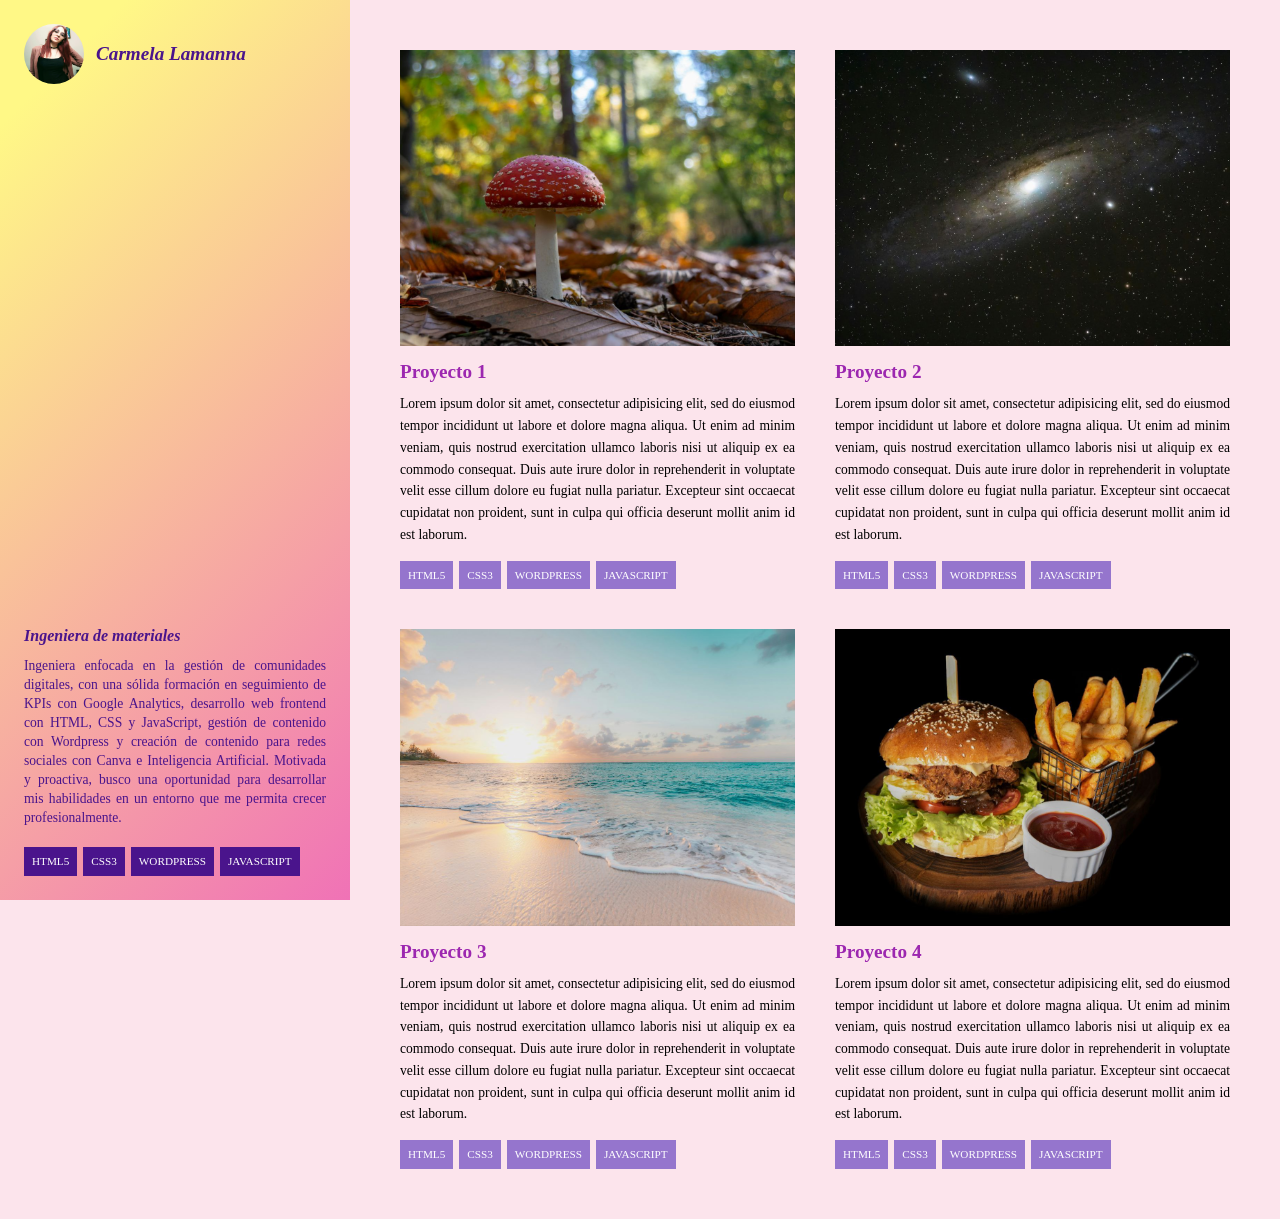
<file: index.html>
<!DOCTYPE html>
<html lang="es">
<head>
    <meta charset="UTF-8">
    <meta name="viewport" content="width=device-width, initial-scale=1.0">
    <title>Portafolio de Carmela Lamanna</title>
    <link rel="stylesheet" href="style.css">
    <link rel="stylesheet" type="text/css" href="normalize.css">
</head>
<body>

    <aside class="sidebar">
        <div class="profile-section">
            <img src="foto de perfil.jpg" alt="Carmela Lamanna" class="avatar">
            <h1 class="name">Carmela Lamanna</h1>
        </div>

        <div class="bio-section">
            <h2 class="role">Ingeniera de materiales</h2>
            <p class="description">
                Ingeniera enfocada en la gestión de comunidades digitales, con una sólida formación en seguimiento de KPIs con Google Analytics, desarrollo web frontend con HTML, CSS y JavaScript, gestión de contenido con Wordpress y creación de contenido para redes sociales con Canva e Inteligencia Artificial. Motivada y proactiva, busco una oportunidad para desarrollar mis habilidades en un entorno que me permita crecer profesionalmente.
            </p>
            <div class="tags">
                <span class="tag">HTML5</span>
                <span class="tag">CSS3</span>
                <span class="tag">WORDPRESS</span>
                <span class="tag">JavaScript</span>
            </div>
        </div>
    </aside>

    <main class="content">
        <div class="grid">
            <article class="card">
                <img src="hongo.jpg" alt="Proyecto 1">
                <h3>Proyecto 1</h3>
                <p>Lorem ipsum dolor sit amet, consectetur adipisicing elit, sed do eiusmod tempor incididunt ut labore et dolore magna aliqua. Ut enim ad minim veniam, quis nostrud exercitation ullamco laboris nisi ut aliquip ex ea commodo consequat. Duis aute irure dolor in reprehenderit in voluptate velit esse cillum dolore eu fugiat nulla pariatur. Excepteur sint occaecat cupidatat non proident, sunt in culpa qui officia deserunt mollit anim id est laborum.</p>
                <div class="tags">
                    <span class="tag">HTML5</span>
                    <span class="tag">CSS3</span>
                    <span class="tag">WORDPRESS</span>
                    <span class="tag">JavaScript</span>
                </div>
            </article>

            <article class="card">
                <img src="galaxia.jpg" alt="Proyecto 2">
                <h3>Proyecto 2</h3>
                <p>Lorem ipsum dolor sit amet, consectetur adipisicing elit, sed do eiusmod tempor incididunt ut labore et dolore magna aliqua. Ut enim ad minim veniam, quis nostrud exercitation ullamco laboris nisi ut aliquip ex ea commodo consequat. Duis aute irure dolor in reprehenderit in voluptate velit esse cillum dolore eu fugiat nulla pariatur. Excepteur sint occaecat cupidatat non proident, sunt in culpa qui officia deserunt mollit anim id est laborum.</p>
                <div class="tags">
                    <span class="tag">HTML5</span>
                    <span class="tag">CSS3</span>
                    <span class="tag">WORDPRESS</span>
                    <span class="tag">JavaScript</span>
                </div>
            </article>

            <article class="card">
                <img src="playa.jpg" alt="Proyecto 3">
                <h3>Proyecto 3</h3>
                <p>Lorem ipsum dolor sit amet, consectetur adipisicing elit, sed do eiusmod tempor incididunt ut labore et dolore magna aliqua. Ut enim ad minim veniam, quis nostrud exercitation ullamco laboris nisi ut aliquip ex ea commodo consequat. Duis aute irure dolor in reprehenderit in voluptate velit esse cillum dolore eu fugiat nulla pariatur. Excepteur sint occaecat cupidatat non proident, sunt in culpa qui officia deserunt mollit anim id est laborum.</p>
                <div class="tags">
                    <span class="tag">HTML5</span>
                    <span class="tag">CSS3</span>
                    <span class="tag">WORDPRESS</span>
                    <span class="tag">JavaScript</span>
                </div>
            </article>

            <article class="card">
                <img src="hamburguesa.jpg" alt="Proyecto 4">
                <h3>Proyecto 4</h3>
                <p>Lorem ipsum dolor sit amet, consectetur adipisicing elit, sed do eiusmod tempor incididunt ut labore et dolore magna aliqua. Ut enim ad minim veniam, quis nostrud exercitation ullamco laboris nisi ut aliquip ex ea commodo consequat. Duis aute irure dolor in reprehenderit in voluptate velit esse cillum dolore eu fugiat nulla pariatur. Excepteur sint occaecat cupidatat non proident, sunt in culpa qui officia deserunt mollit anim id est laborum.</p>
                <div class="tags">
                    <span class="tag">HTML5</span>
                    <span class="tag">CSS3</span>
                    <span class="tag">WORDPRESS</span>
                    <span class="tag">JavaScript</span>
                </div>
            </article>
        </div>
    </main>

</body>
</html>
</file>
<file: style.css>
/* --- 1. Configuración General --- */
* {
    margin: 0;
    padding: 0;
    box-sizing: border-box;
}

body {
    font-family: 'Times New Roman', serif;
    background-color: #fce4ec; /* Fondo rosa pálido */
    display: flex;
    min-height: 100vh;
}

/* --- 2. Barra Lateral (Sidebar) --- */
.sidebar {
    position: fixed;
    top: 0;
    bottom: 0;
    left: 0;
    width: 350px;
    padding: 1.5em 1.5em; /* Aumentado para mejor respiro */
    background-image: linear-gradient(135deg, #FFF886 10%, #F072B6 100%);
    
    /* FLEXBOX: Esto es lo que separa los bloques */
    display: flex;
    flex-direction: column;
    justify-content: space-between; /* Empuja el primer hijo arriba y el último abajo */
    z-index: 1000;
}

/* Bloque Superior */
.profile-section {
    display: flex;
    align-items: center;
    gap: 12px;
}

.avatar {
    border-radius: 50%;
    width: 60px;
    height: 60px;
    object-position: center; 
}

.name {
    font-size: 1.2rem;
    font-style: italic;
    font-weight: bold;
    color: #4a148c;
}

/* Bloque Inferior */
.bio-section {
    display: flex;
    flex-direction: column;
}

.role {
    font-size: 1rem;
    font-style: italic;
    font-weight: bold;
    color: #4a148c;
    margin-bottom: 10px;
}

.description {
    font-size: 0.85rem;
    text-align: justify;
    line-height: 1.4;
    color: #4a148c;
    margin-bottom: 20px;
}

/* --- 3. Contenido Principal --- */
.content {
    /* IMPORTANTE: El margen debe ser igual al ancho del sidebar */
    margin-left: 350px; 
    width: calc(100% - 350px);
    padding: 50px;
    display: flex;
    justify-content: center; /* Centra la cuadrícula en el espacio disponible */
}

.grid {
    display: grid;
    /* Crea dos columnas que se ajustan solas */
    grid-template-columns: repeat(2, 1fr); 
    gap: 40px;
    max-width: 1100px; /* Evita que las imágenes se vuelvan gigantes en monitores grandes */
    width: 100%;
}

.card {
    display: flex;
    flex-direction: column;
}

.card img {
    width: 100%;
    /* Mantiene la proporción 4:3 sin deformar ni cortar la imagen */
    aspect-ratio: 4 / 3;
    object-fit: cover; 
    margin-bottom: 15px;
}

.card h3 {
    font-size: 1.2rem;
    color: #9c27b0;
    margin-bottom: 10px;
    font-weight: bold;
}

.card p {
    font-size: 0.85rem;
    line-height: 1.6;
    text-align: justify;
    margin-bottom: 15px;
    color: #black;
}

/* --- 4. Etiquetas (Tags) --- */
.tags {
    display: flex;
    flex-wrap: wrap;
    gap: 6px;
}

.tag {
    background-color: #9575cd;
    color: white;
    padding: 8px 8px;
    font-size: 0.7rem;
    font-family: "Times New Roman";
    text-transform: uppercase;
}

.sidebar .tag {
    /* Ejemplo: un color más oscuro para que contraste con el fondo amarillo/rosa */
    background-color: #4a148c; 
    color: #ffffff;
}
</file>
